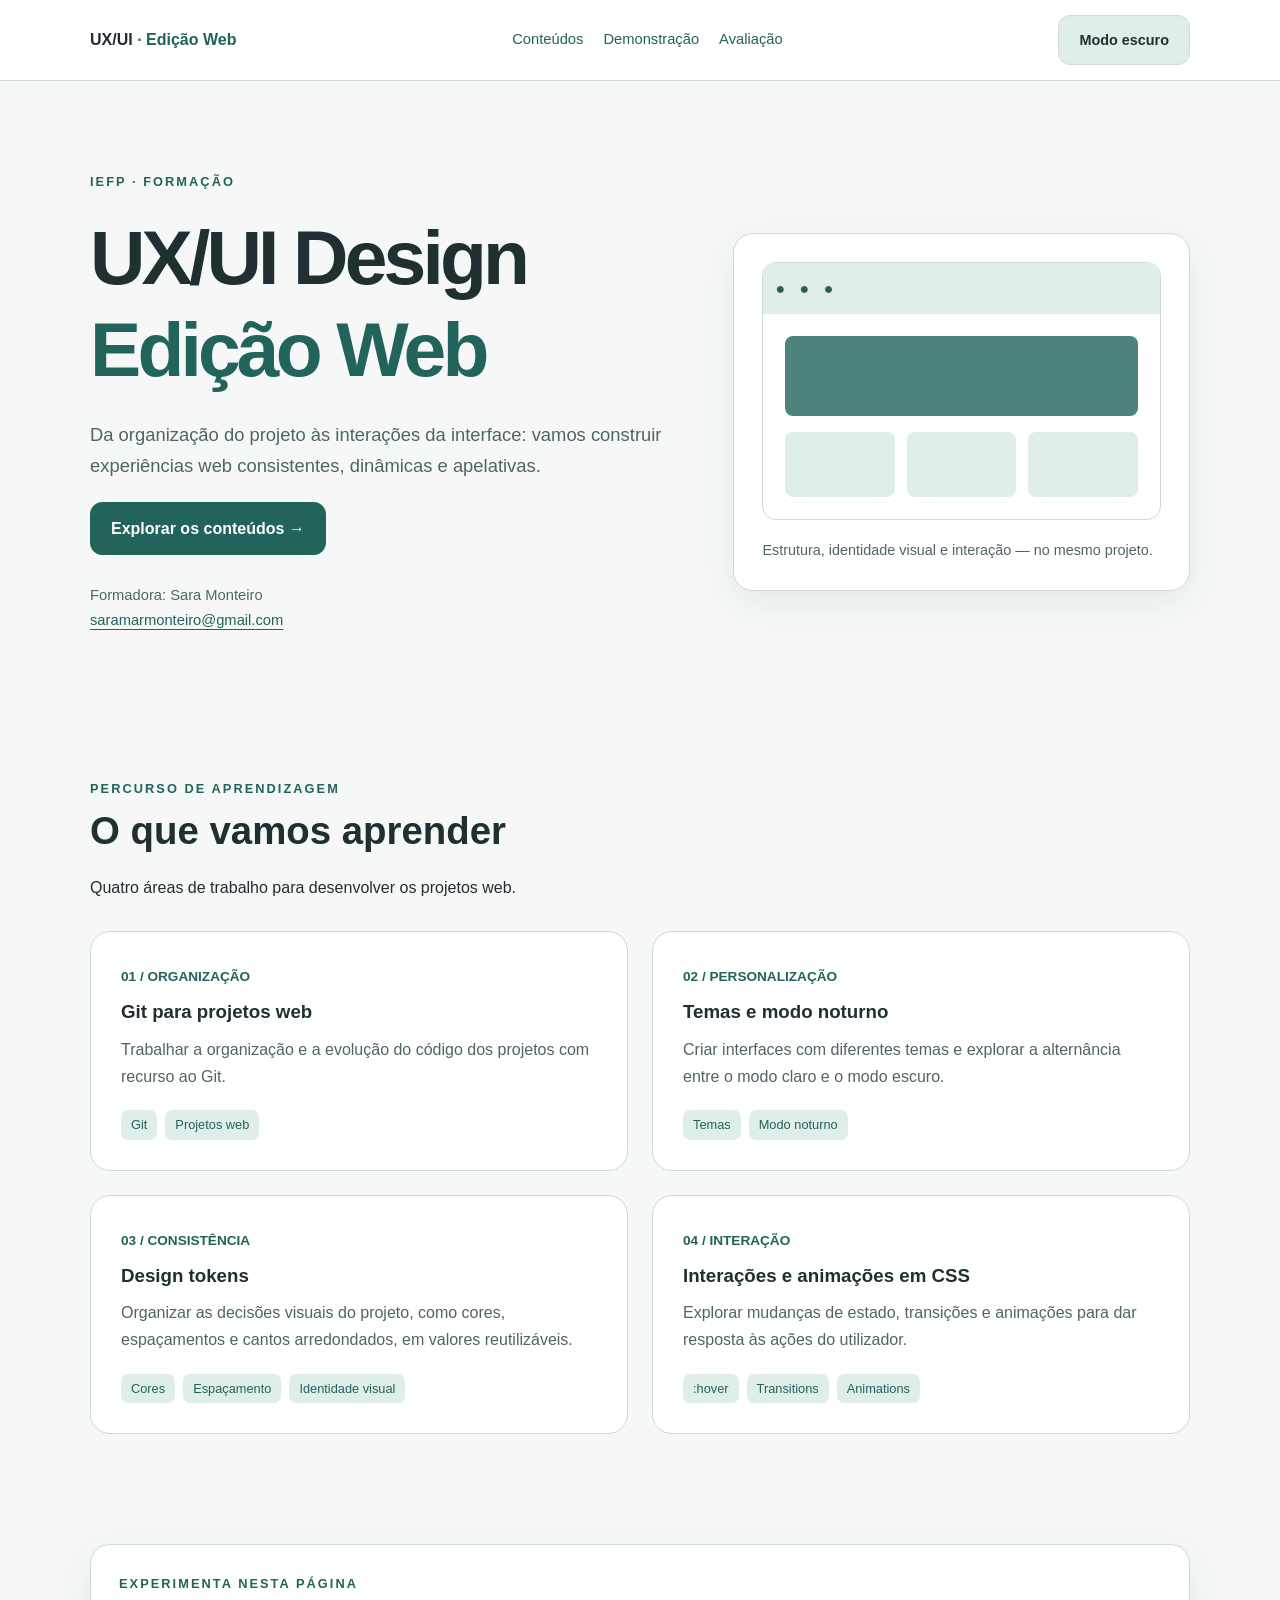
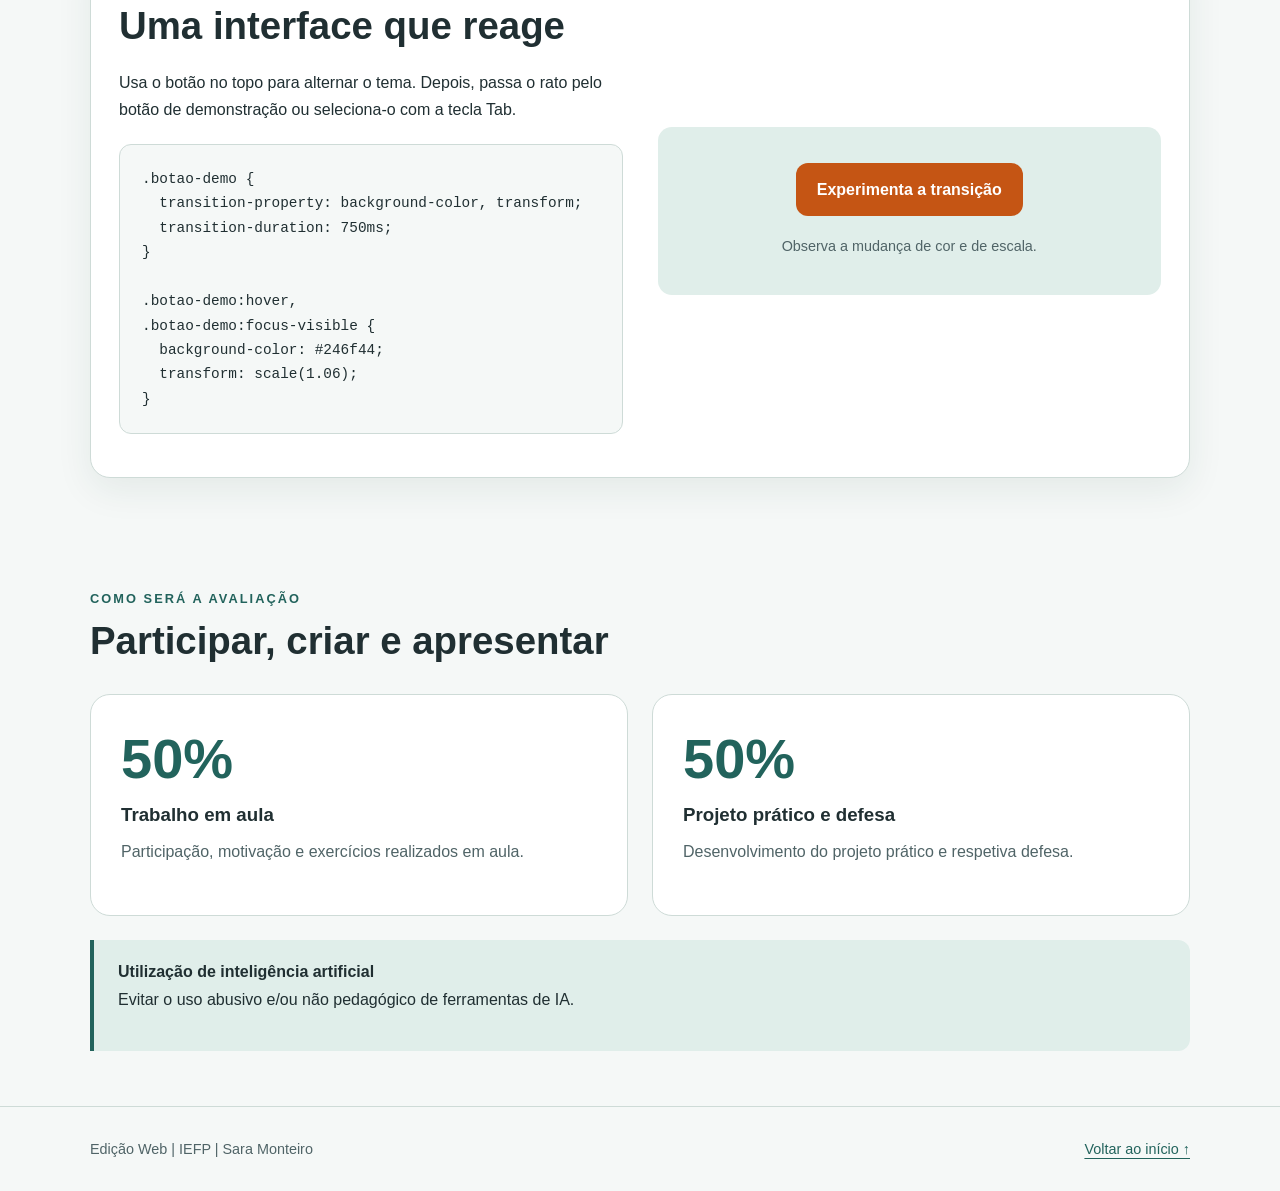
<file: index.html>
<!DOCTYPE html>
<html lang="pt-PT">
<head>
  <meta charset="UTF-8">

  <meta
    name="viewport"
    content="width=device-width, initial-scale=1.0"
  >
  <meta
    name="description"
    content="Apresentação da formação UX/UI Design — Edição Web."
  >
  <title>UX/UI Design | Estilos CSS</title>
  <link rel="stylesheet" href="css/style.css">
  <script src="js/script.js"></script>
</head>

<body>
  <!-- CABEÇALHO -->

  <header>
    <div class="container navegacao">
      <a class="logo" href="#inicio">
        UX/UI <span>· Edição Web</span>
      </a>

      <nav aria-label="Navegação principal">
        <a href="#conteudos">Conteúdos</a>
        <a href="#demonstracao">Demonstração</a>
        <a href="#avaliacao">Avaliação</a>
      </nav>

      <button
        class="botao-tema"
        id="botao-tema"
        type="button"
        aria-pressed="false"
      >
        Modo escuro
      </button>
    </div>
  </header>

  <main class="container" id="inicio">

    <!-- APRESENTAÇÃO -->

    <div class="hero">
      <div>
        <div class="etiqueta">IEFP · Formação</div>

        <h1>
          UX/UI Design<br>
          <span>Edição Web</span>
        </h1>

        <p class="introducao">
          Da organização do projeto às interações da interface:
          vamos construir experiências web consistentes,
          dinâmicas e apelativas.
        </p>

        <a class="botao" href="#conteudos">
          Explorar os conteúdos →
        </a>

        <p class="formadora">
          Formadora: Sara Monteiro<br>

          <a href="mailto:saramarmonteiro@gmail.com">
            saramarmonteiro@gmail.com
          </a>
        </p>
      </div>

      <div class="painel">
        <div class="janela" aria-hidden="true">
          <div class="barra-janela">● ● ●</div>

          <div class="interface">
            <div class="bloco-principal"></div>

            <div class="mini-grid">
              <span></span>
              <span></span>
              <span></span>
            </div>
          </div>
        </div>

        <p class="legenda">
          Estrutura, identidade visual e interação —
          no mesmo projeto.
        </p>
      </div>
    </div>

    <!-- CONTEÚDOS -->

    <section
      id="conteudos"
      aria-labelledby="titulo-conteudos"
    >
      <div class="cabecalho-seccao">
        <div class="etiqueta">Percurso de aprendizagem</div>

        <h2 id="titulo-conteudos">
          O que vamos aprender
        </h2>

        <p>
          Quatro áreas de trabalho para desenvolver
          os projetos web.
        </p>
      </div>

      <div class="grid">
        <article class="cartao">
          <span class="numero">01 / ORGANIZAÇÃO</span>

          <h3>Git para projetos web</h3>

          <p>
            Trabalhar a organização e a evolução do código
            dos projetos com recurso ao Git.
          </p>

          <div class="etiquetas">
            <span class="etiqueta-conteudo">Git</span>
            <span class="etiqueta-conteudo">Projetos web</span>
          </div>
        </article>

        <article class="cartao">
          <span class="numero">02 / PERSONALIZAÇÃO</span>

          <h3>Temas e modo noturno</h3>

          <p>
            Criar interfaces com diferentes temas e explorar
            a alternância entre o modo claro e o modo escuro.
          </p>

          <div class="etiquetas">
            <span class="etiqueta-conteudo">Temas</span>
            <span class="etiqueta-conteudo">Modo noturno</span>
          </div>
        </article>

        <article class="cartao">
          <span class="numero">03 / CONSISTÊNCIA</span>

          <h3>Design tokens</h3>

          <p>
            Organizar as decisões visuais do projeto,
            como cores, espaçamentos e cantos arredondados,
            em valores reutilizáveis.
          </p>

          <div class="etiquetas">
            <span class="etiqueta-conteudo">Cores</span>
            <span class="etiqueta-conteudo">Espaçamento</span>
            <span class="etiqueta-conteudo">Identidade visual</span>
          </div>
        </article>

        <article class="cartao">
          <span class="numero">04 / INTERAÇÃO</span>

          <h3>Interações e animações em CSS</h3>

          <p>
            Explorar mudanças de estado, transições e animações
            para dar resposta às ações do utilizador.
          </p>

          <div class="etiquetas">
            <span class="etiqueta-conteudo">:hover</span>
            <span class="etiqueta-conteudo">Transitions</span>
            <span class="etiqueta-conteudo">Animations</span>
          </div>
        </article>
      </div>
    </section>

    <!-- DEMONSTRAÇÃO -->

    <section
      id="demonstracao"
      aria-labelledby="titulo-demonstracao"
    >
      <div class="painel demonstracao">
        <div>
          <div class="etiqueta">
            Experimenta nesta página
          </div>

          <h2 id="titulo-demonstracao">
            Uma interface que reage
          </h2>

          <p>
            Usa o botão no topo para alternar o tema.
            Depois, passa o rato pelo botão de demonstração
            ou seleciona-o com a tecla Tab.
          </p>

          <pre><code>.botao-demo {
  transition-property: background-color, transform;
  transition-duration: 750ms;
}

.botao-demo:hover,
.botao-demo:focus-visible {
  background-color: #246f44;
  transform: scale(1.06);
}</code></pre>
        </div>

        <div class="area-demonstracao">
          <button
            type="button"
            class="botao-demo"
            id="botao-demo"
          >
            Experimenta a transição
          </button>

          <p id="mensagem" role="status">
            Observa a mudança de cor e de escala.
          </p>
        </div>
      </div>
    </section>

    <!-- AVALIAÇÃO -->

    <section
      id="avaliacao"
      aria-labelledby="titulo-avaliacao"
    >
      <div class="cabecalho-seccao">
        <div class="etiqueta">
          Como será a avaliação
        </div>

        <h2 id="titulo-avaliacao">
          Participar, criar e apresentar
        </h2>
      </div>

      <div class="grid">
        <article class="cartao">
          <div class="percentagem">50%</div>

          <h3>Trabalho em aula</h3>

          <p>
            Participação, motivação e exercícios
            realizados em aula.
          </p>
        </article>

        <article class="cartao">
          <div class="percentagem">50%</div>

          <h3>Projeto prático e defesa</h3>

          <p>
            Desenvolvimento do projeto prático
            e respetiva defesa.
          </p>
        </article>
      </div>

      <aside class="aviso">
        <strong>Utilização de inteligência artificial</strong>

        <p>
          Evitar o uso abusivo e/ou não pedagógico
          de ferramentas de IA.
        </p>
      </aside>
    </section>
  </main>

  <!-- RODAPÉ -->

  <footer>
    <div class="container rodape">
      <span>
        Edição Web | IEFP | Sara Monteiro
      </span>

      <a href="#inicio">
        Voltar ao início ↑
      </a>
    </div>
  </footer>
</body>
</html>
</file>
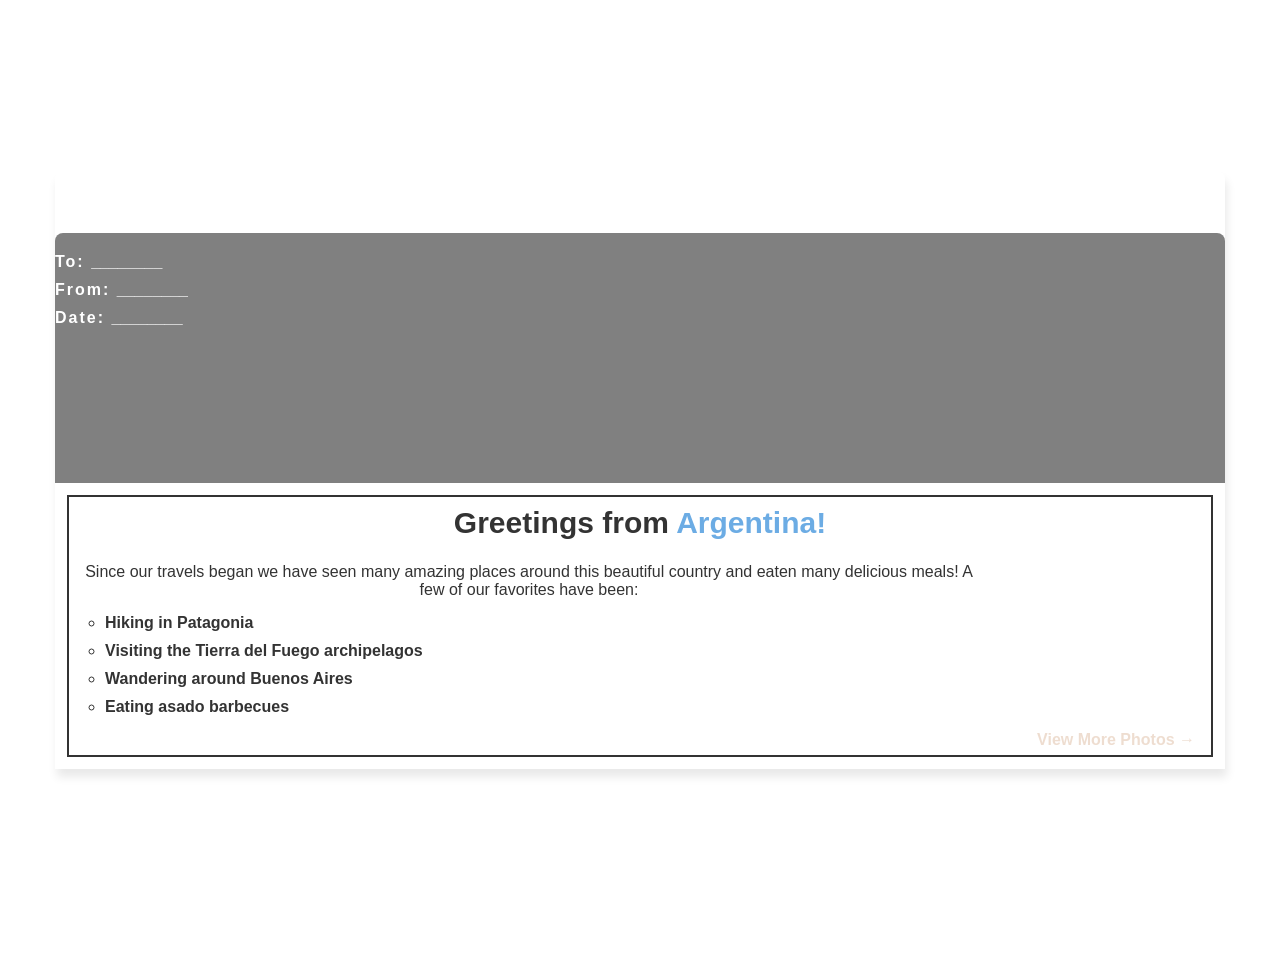
<file: exs/functions.html>
<!DOCTYPE html>
<html lang="en">
<head>
  <meta charset="UTF-8">
  <meta name="viewport" content="width=device-width, initial-scale=1.0">

  <title>Greetings from Argentina!</title>

  <link rel="stylesheet" href="functions.css">
</head>
<body>

  <div class="main-bg-image" aria-hidden="true"></div>

  <main class="card">

    <div class="image-info">

      <div class="bg-image" aria-hidden="true"></div>

      <div class="location-details">
        <span class="send-to">
          To: <span class="under">________</span>
        </span>

        <span class="from">
          From: <span class="under">________</span>
        </span>

        <span class="date">
          Date: <span class="under">________</span>
        </span>
      </div>

    </div>

    <div class="card-body">

      <h1 class="card-title">
        Greetings from
        <span class="header-modifier">Argentina!</span>
      </h1>

      <p class="card-text">
        Since our travels began we have seen many amazing
        places around this beautiful country and eaten many
        delicious meals! A few of our favorites have been:
      </p>

      <ul class="activities">
        <li>Hiking in Patagonia</li>
        <li>Visiting the Tierra del Fuego archipelagos</li>
        <li>Wandering around Buenos Aires</li>
        <li>Eating asado barbecues</li>
      </ul>

      <p class="photo-link">
        <a href="#">View More Photos &rarr;</a>
      </p>

    </div>

  </main>

</body>
</html>
</file>
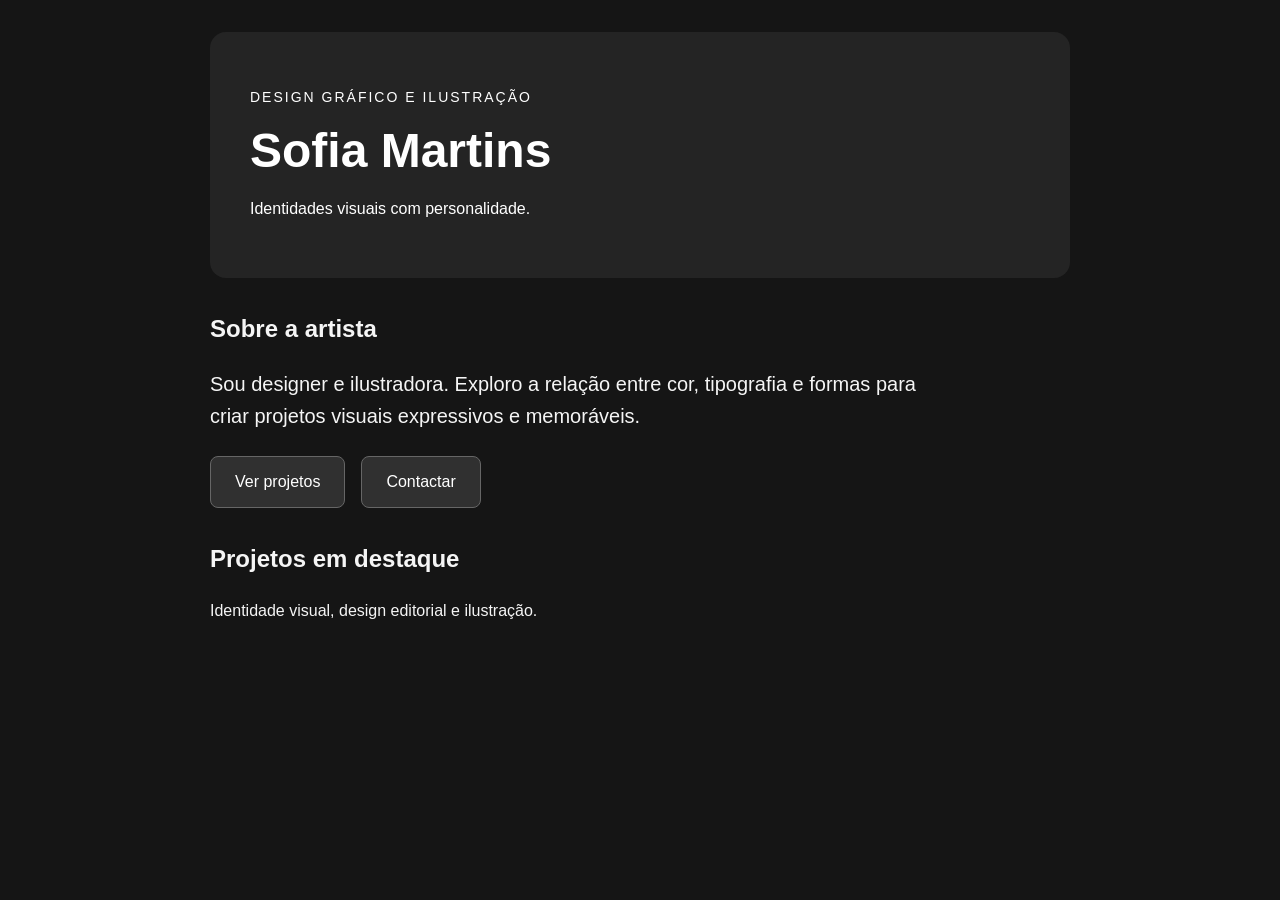
<file: exs/vars.html>
<!DOCTYPE html>
<html lang="pt-PT">
<head>
  <meta charset="UTF-8">
  <meta name="viewport" content="width=device-width, initial-scale=1.0">

  <title>Portefólio — Sofia Martins</title>

  <link rel="stylesheet" href="vars.css">
</head>
<body>

  <main class="portfolio">

    <header class="hero">
      <p class="category">Design gráfico e ilustração</p>

      <h1>Sofia Martins</h1>

      <p>Identidades visuais com personalidade.</p>
    </header>

    <section class="artist" aria-labelledby="sobre-titulo">
      <h2 id="sobre-titulo">Sobre a artista</h2>

      <p class="artist-description">
        Sou designer e ilustradora. Exploro a relação entre
        cor, tipografia e formas para criar projetos visuais
        expressivos e memoráveis.
      </p>

      <div class="actions">
        <a class="btn" href="#projetos">Ver projetos</a>
        <a class="btn" href="mailto:sofia@example.com">Contactar</a>
      </div>
    </section>

    <section id="projetos" class="projects">
      <h2>Projetos em destaque</h2>

      <p>
        Identidade visual, design editorial e ilustração.
      </p>
    </section>

  </main>

</body>
</html>
</file>
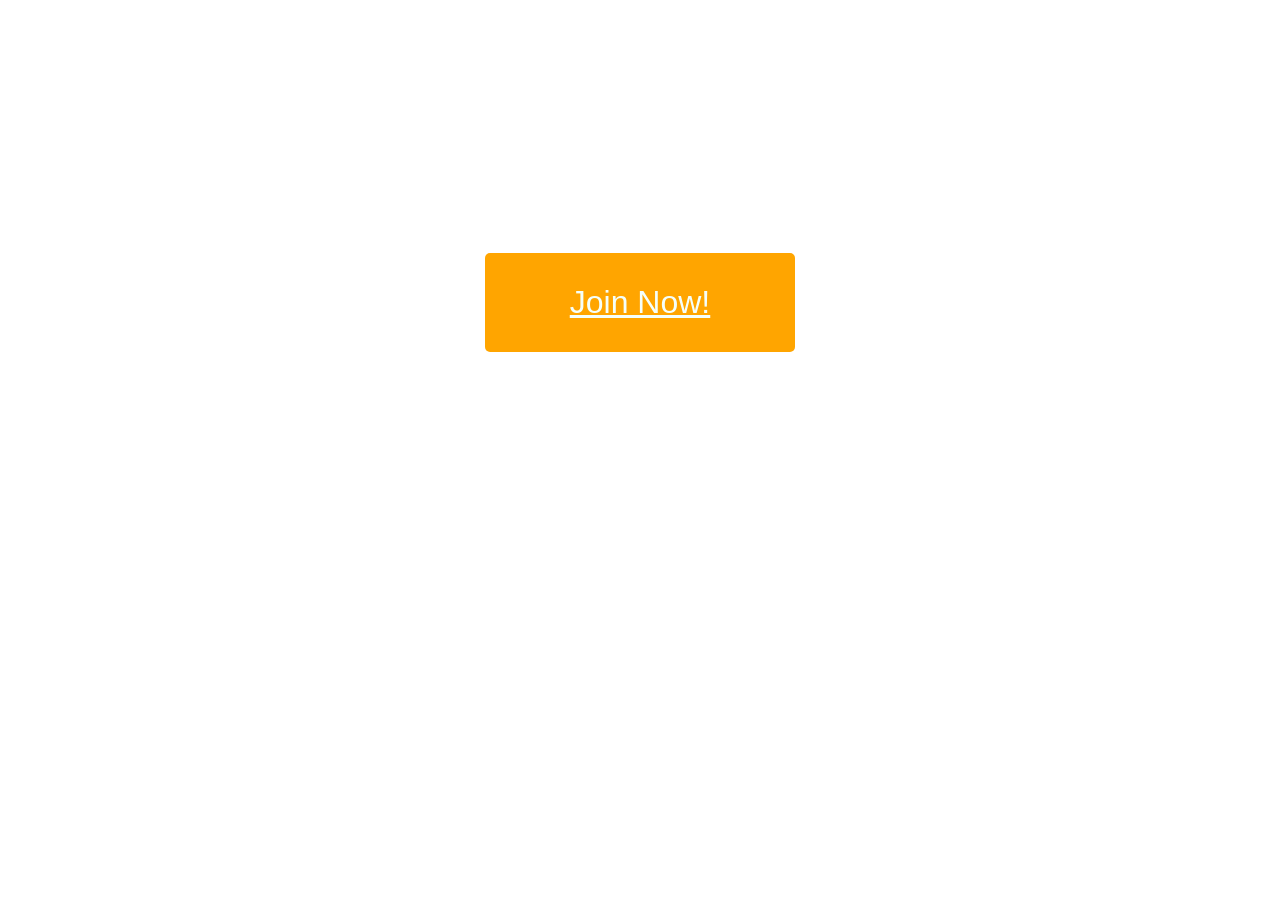
<file: pages/animations.html>
<!DOCTYPE html>
<html lang="pt-PT">
<head>
  <meta charset="UTF-8">
  <meta name="viewport" content="width=device-width, initial-scale=1.0">
  <title>Transições CSS</title>
  <link rel="stylesheet" href="../css/animations.css">
</head>
<body>
    
  <a href="#">Join Now!</a>
</body>
</html>
</file>
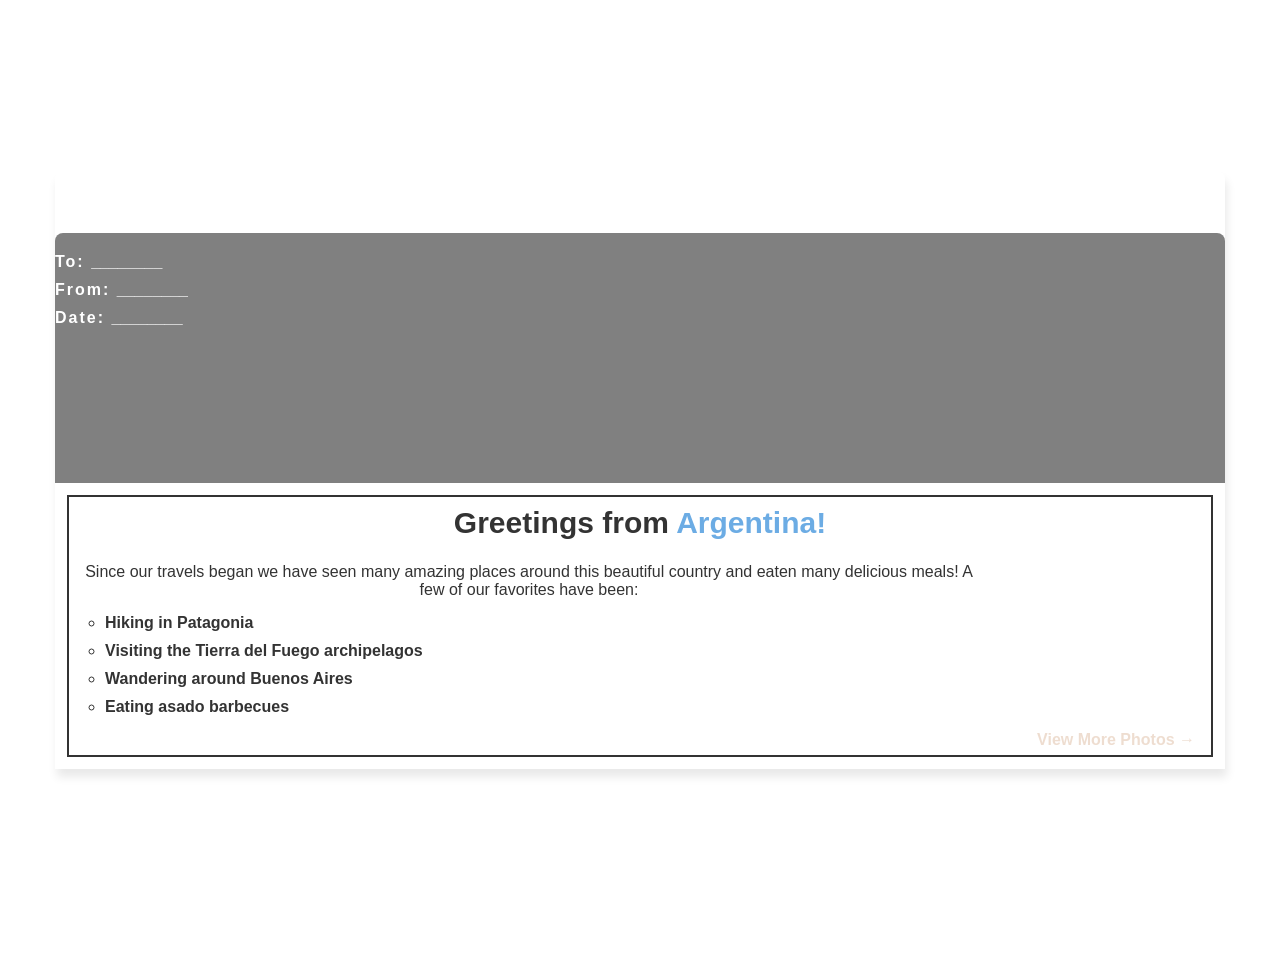
<file: pages/functions.html>
<!DOCTYPE html>
<html lang="en">
<head>
  <meta charset="UTF-8">
  <meta name="viewport" content="width=device-width, initial-scale=1.0">

  <title>Greetings from Argentina!</title>

  <link rel="stylesheet" href="../css/functions.css">
</head>
<body>

  <div class="main-bg-image" aria-hidden="true"></div>

  <main class="card">

    <div class="image-info">

      <div class="bg-image" aria-hidden="true"></div>

      <div class="location-details">
        <span class="send-to">
          To: <span class="under">________</span>
        </span>

        <span class="from">
          From: <span class="under">________</span>
        </span>

        <span class="date">
          Date: <span class="under">________</span>
        </span>
      </div>

    </div>

    <div class="card-body">

      <h1 class="card-title">
        Greetings from
        <span class="header-modifier">Argentina!</span>
      </h1>

      <p class="card-text">
        Since our travels began we have seen many amazing
        places around this beautiful country and eaten many
        delicious meals! A few of our favorites have been:
      </p>

      <ul class="activities">
        <li>Hiking in Patagonia</li>
        <li>Visiting the Tierra del Fuego archipelagos</li>
        <li>Wandering around Buenos Aires</li>
        <li>Eating asado barbecues</li>
      </ul>

      <p class="photo-link">
        <a href="#">View More Photos &rarr;</a>
      </p>

    </div>

  </main>

</body>
</html>
</file>
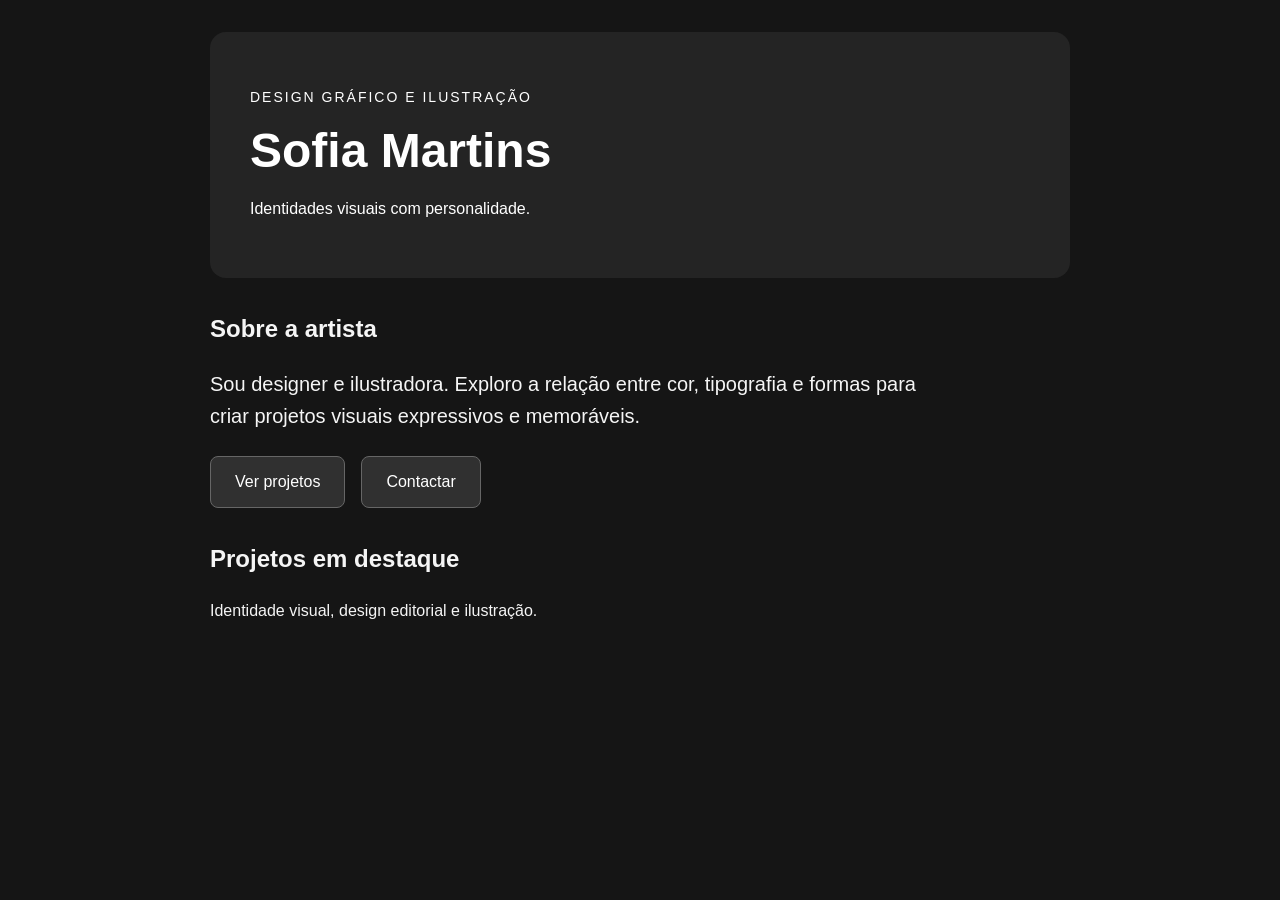
<file: pages/vars.html>
<!DOCTYPE html>
<html lang="pt-PT">
<head>
  <meta charset="UTF-8">
  <meta name="viewport" content="width=device-width, initial-scale=1.0">

  <title>Portefólio — Sofia Martins</title>

  <link rel="stylesheet" href="../css/vars.css">
</head>
<body>

  <main class="portfolio">

    <header class="hero">
      <p class="category">Design gráfico e ilustração</p>

      <h1>Sofia Martins</h1>

      <p>Identidades visuais com personalidade.</p>
    </header>

    <section class="artist" aria-labelledby="sobre-titulo">
      <h2 id="sobre-titulo">Sobre a artista</h2>

      <p class="artist-description">
        Sou designer e ilustradora. Exploro a relação entre
        cor, tipografia e formas para criar projetos visuais
        expressivos e memoráveis.
      </p>

      <div class="actions">
        <a class="btn" href="#projetos">Ver projetos</a>
        <a class="btn" href="mailto:sofia@example.com">Contactar</a>
      </div>
    </section>

    <section id="projetos" class="projects">
      <h2>Projetos em destaque</h2>

      <p>
        Identidade visual, design editorial e ilustração.
      </p>
    </section>

  </main>

</body>
</html>
</file>
<file: css/style.css>
/* ========================================
       DESIGN TOKENS — TEMA CLARO
       ======================================== */

    :root {
      color-scheme: light;

      --cor-fundo: #f5f8f7;
      --cor-superficie: #ffffff;
      --cor-texto: #202f32;
      --cor-texto-secundario: #506467;
      --cor-destaque: #22635c;
      --cor-suave: #e0eeea;
      --cor-linha: #cedbd7;

      --raio: 20px;
      --espaco: 24px;
      --duracao: 250ms;

      --sombra: 0 12px 36px rgb(23 58 48 / 8%);
    }

    /* ========================================
       DESIGN TOKENS — TEMA ESCURO
       ======================================== */

    :root[data-theme="dark"] {
      color-scheme: dark;

      --cor-fundo: #111d20;
      --cor-superficie: #1b2b2f;
      --cor-texto: #eef6f4;
      --cor-texto-secundario: #b5cac5;
      --cor-destaque: #96d6c6;
      --cor-suave: #263e40;
      --cor-linha: #3d5557;

      --sombra: 0 12px 36px rgb(0 0 0 / 15%);
    }

    /* ========================================
       ESTILOS GERAIS
       ======================================== */

    * {
      box-sizing: border-box;
    }

    html {
      scroll-behavior: smooth;
      scroll-padding-top: 110px;
    }

    body {
      margin: 0;
      background-color: var(--cor-fundo);
      color: var(--cor-texto);

      font-family: Arial, Helvetica, sans-serif;
      line-height: 1.7;

      transition:
        background-color var(--duracao),
        color var(--duracao);
    }

    a {
      color: var(--cor-destaque);
      text-underline-offset: 4px;
    }

    button,
    a {
      -webkit-tap-highlight-color: transparent;
    }

    :focus-visible {
      outline: 3px solid var(--cor-destaque);
      outline-offset: 5px;
    }

    .container {
      width: min(1100px, 90%);
      margin-inline: auto;
    }

    h1,
    h2,
    h3 {
      line-height: 1.2;
    }

    h1 {
      margin: 18px 0 24px;
      font-size: clamp(2.8rem, 6vw, 5rem);
      letter-spacing: -0.05em;
    }

    h1 span {
      color: var(--cor-destaque);
    }

    h2 {
      margin: 8px 0 20px;
      font-size: clamp(1.8rem, 3vw, 2.5rem);
    }

    h3 {
      margin: 12px 0;
    }

    p {
      margin: 0 0 20px;
    }

    section {
      padding-block: 55px;
    }

    .etiqueta {
      color: var(--cor-destaque);
      font-size: 0.8rem;
      font-weight: 700;
      letter-spacing: 0.16em;
      text-transform: uppercase;
    }

    /* ========================================
       CABEÇALHO E NAVEGAÇÃO
       ======================================== */

    header {
      position: sticky;
      top: 0;
      z-index: 10;

      background-color: var(--cor-superficie);
      border-bottom: 1px solid var(--cor-linha);
    }

    .navegacao {
      display: flex;
      align-items: center;
      justify-content: space-between;
      flex-wrap: wrap;
      gap: 20px;

      min-height: 80px;
      padding-block: 12px;
    }

    .logo {
      color: var(--cor-texto);
      font-weight: 800;
      text-decoration: none;
    }

    .logo span {
      color: var(--cor-destaque);
    }

    nav {
      display: flex;
      flex-wrap: wrap;
      gap: 20px;
    }

    nav a {
      font-size: 0.92rem;
      text-decoration: none;
    }

    nav a:hover {
      text-decoration: underline;
    }

    /* ========================================
       BOTÕES
       ======================================== */

    button,
    .botao {
      display: inline-flex;
      align-items: center;
      justify-content: center;

      padding: 12px 20px;

      border: 1px solid var(--cor-destaque);
      border-radius: 12px;

      background-color: var(--cor-destaque);
      color: var(--cor-superficie);

      font: inherit;
      font-weight: 700;
      text-decoration: none;

      cursor: pointer;

      transition:
        transform var(--duracao),
        background-color var(--duracao),
        box-shadow var(--duracao);
    }

    button:hover,
    .botao:hover {
      transform: translateY(-3px);
      box-shadow: var(--sombra);
    }

    .botao-tema {
      background-color: var(--cor-suave);
      color: var(--cor-texto);
      border-color: var(--cor-linha);
      font-size: 0.9rem;
    }

    /* ========================================
       APRESENTAÇÃO INICIAL
       ======================================== */

    .hero {
      display: grid;
      grid-template-columns: 1.3fr 1fr;
      align-items: center;
      gap: 50px;

      padding: 90px 0 70px;
    }

    .introducao {
      max-width: 58ch;
      color: var(--cor-texto-secundario);
      font-size: 1.15rem;
    }

    .formadora {
      margin-top: 28px;
      color: var(--cor-texto-secundario);
      font-size: 0.92rem;
    }

    .painel {
      padding: 28px;

      background-color: var(--cor-superficie);
      border: 1px solid var(--cor-linha);
      border-radius: var(--raio);

      box-shadow: var(--sombra);
    }

    /* Ilustração de uma interface feita em CSS */

    .janela {
      overflow: hidden;
      border: 1px solid var(--cor-linha);
      border-radius: 14px;
    }

    .barra-janela {
      padding: 12px;
      background-color: var(--cor-suave);
      color: var(--cor-destaque);
      letter-spacing: 5px;
    }

    .interface {
      padding: 22px;
    }

    .bloco-principal {
      height: 80px;
      background-color: var(--cor-destaque);
      border-radius: 8px;
      opacity: 0.8;
    }

    .mini-grid {
      display: grid;
      grid-template-columns: repeat(3, 1fr);
      gap: 12px;
      margin-top: 16px;
    }

    .mini-grid span {
      height: 65px;
      background-color: var(--cor-suave);
      border-radius: 8px;
    }

    .legenda {
      margin: 18px 0 0;
      color: var(--cor-texto-secundario);
      font-size: 0.9rem;
    }

    /* ========================================
       CARTÕES DOS CONTEÚDOS
       ======================================== */

    .cabecalho-seccao {
      max-width: 680px;
      margin-bottom: 30px;
    }

    .grid {
      display: grid;
      grid-template-columns: repeat(2, 1fr);
      gap: var(--espaco);
    }

    .cartao {
      padding: 30px;

      background-color: var(--cor-superficie);
      border: 1px solid var(--cor-linha);
      border-radius: var(--raio);

      transition:
        transform var(--duracao),
        box-shadow var(--duracao);
    }

    .cartao:hover {
      transform: translateY(-5px);
      box-shadow: var(--sombra);
    }

    .numero {
      color: var(--cor-destaque);
      font-size: 0.85rem;
      font-weight: 700;
    }

    .cartao p {
      color: var(--cor-texto-secundario);
    }

    .etiquetas {
      display: flex;
      flex-wrap: wrap;
      gap: 8px;
    }

    .etiqueta-conteudo {
      padding: 4px 10px;

      background-color: var(--cor-suave);
      color: var(--cor-destaque);

      border-radius: 7px;
      font-size: 0.8rem;
    }

    /* ========================================
       DEMONSTRAÇÃO DE TRANSIÇÕES
       ======================================== */

    .demonstracao {
      display: grid;
      grid-template-columns: 1fr 1fr;
      align-items: center;
      gap: 35px;
    }

    .demonstracao > * {
      min-width: 0;
    }

    pre {
      overflow-x: auto;
      padding: 22px;

      background-color: var(--cor-fundo);
      border: 1px solid var(--cor-linha);
      border-radius: 12px;

      font-size: 0.9rem;
    }

    .area-demonstracao {
      padding: 36px;
      background-color: var(--cor-suave);
      border-radius: 14px;
      text-align: center;
    }

    .area-demonstracao p {
      margin: 18px 0 0;
      color: var(--cor-texto-secundario);
      font-size: 0.9rem;
    }

    .botao-demo {
      background-color: #c55514;
      color: white;
      border-color: transparent;

      transition-property: background-color, transform;
      transition-duration: 750ms;
    }

    .botao-demo:hover,
    .botao-demo:focus-visible {
      background-color: #246f44;
      transform: scale(1.06);
    }

    /* ========================================
       AVALIAÇÃO
       ======================================== */

    .percentagem {
      color: var(--cor-destaque);
      font-size: 3.5rem;
      font-weight: 800;
      line-height: 1.2;
    }

    .aviso {
      margin-top: 24px;
      padding: 18px 24px;

      background-color: var(--cor-suave);
      border-left: 4px solid var(--cor-destaque);
      border-radius: 0 12px 12px 0;
    }

    /* ========================================
       RODAPÉ
       ======================================== */

    footer {
      padding: 30px 0;
      border-top: 1px solid var(--cor-linha);

      color: var(--cor-texto-secundario);
      font-size: 0.9rem;
    }

    .rodape {
      display: flex;
      justify-content: space-between;
      flex-wrap: wrap;
      gap: 12px;
    }

    /* ========================================
       ADAPTAÇÃO A ECRÃS PEQUENOS
       ======================================== */

    @media (max-width: 760px) {
      .hero,
      .demonstracao,
      .grid {
        grid-template-columns: 1fr;
      }

      .hero {
        padding-top: 45px;
        gap: 30px;
      }

      .navegacao {
        justify-content: center;
      }

      nav {
        justify-content: center;
        gap: 14px;
      }

      section {
        padding-block: 35px;
      }

      html {
        scroll-padding-top: 190px;
      }
    }

    /* Respeitar a preferência por movimento reduzido */

    @media (prefers-reduced-motion: reduce) {
      html {
        scroll-behavior: auto;
      }

      *,
      *::before,
      *::after {
        transition: none !important;
        animation: none !important;
      }
    }
</file>
<file: exs/functions.css>
* {
    margin: 0;
    padding: 0;
    box-sizing: border-box;
}

html {
    font-size: 10px;
}

a {
    text-decoration: none;
    color: inherit;
}

body {
    font-family: 'Helvetica', 'sans-serif';
    font-size: 1.6rem;
    color: #333;
    width: 100%;
    height: 100vh;
    display: flex;
    align-items: center;
    justify-content: center;
    padding: 0 1.5rem;
    display: flex;
    align-items: center;
    justify-content: center;
    padding: 0 1.5rem;
    margin-top: 20px;
    margin-bottom: 10px;
}

.main-bg-image {
    width: 100%;
    height: 110%;
    position: absolute;

}

.card {
    padding-top: 5%;
    display: flex;
    flex-direction: column;
    background: #fff;
    box-shadow: 2px .8rem 1rem rgba(0, 0, 0, .09);
    border-radius: 8px 8px 0px 0px;
}

.under {
    letter-spacing: 0px;
}

.image-info {
    height: 25rem;
    position: relative;
    z-index: 1;
    overflow: hidden;
}

.bg-image {
    width: 100%;
    height: 110%;
    position: absolute;
    top: 0;
    left: 0;
    background-color: gray;
    z-index: -1;
    transition: transform 1s;
    border-radius: 8px 8px 0px 0px;
}

.location-details {
    width: 100%;
    height: 100%;
    font-size: 1.6rem;
    font-weight: bold;
    color: #FFF;
    position: relative;
    top: 0;
    left: 0;
    letter-spacing: 2px;
    border-radius: 8px 8px 0px 0px;
}

.location-details i {
    margin-right: 2rem;
}

.send-to {
    display: inline-block;
    margin-top: 2rem;
}

.from {
    display: block;
    margin-bottom: 1rem;
    margin-top: 1rem;
}

.date {
    display: block;
}

.card-body {
    background: #fff;
    padding: 2rem 3rem;
    position: relative;
}

.card-body::before,
.card-body::after {
    content: '';
    position: absolute;
    border: 2px solid;
}

.card-body::before {
    top: 1.2rem;
    bottom: 1.2rem;
    right: 1.2rem;
}

.card-body::before {
    bottom: 1.2rem;
    left: 1.2rem;
    top: 1.2rem;
}


.card-body::after {
    top: 1.2rem;
    left: 1.2rem;
    right: 1.2rem;
}

.card-body::after {
    top: 1.2rem;
    left: 1.2rem;
    bottom: 1.2rem;
}

.card-title {
    padding: 5px 0;
    font-size: 3rem;
    line-height: 1;
    text-align: center;
    margin-bottom: .5em;
    position: relative;
    z-index: 1;
}

.header-modifier {
    color: #6CACE4;
    transition: transform .8s ease-in-out;
}

.card-text {
    position: relative;
    text-align: center;
    width: 80%;
    border-radius: 8px;
    padding: 5px 0;
    overflow-y: hidden;
}

ul.activities {
    align-items: center;
    list-style: circle;
    position: relative;
    font-weight: bold;
    margin: .5rem 2rem
}


li {
    padding: 5px 0;
}

.activities a:hover {
    cursor: pointer;
}


.photo-link {
    text-align: right;
    font-weight: bold;
    margin-top: 1rem;
}

.photo-link a {
    color: rgba(236, 217, 203, 0.9);
    position: relative;
}
</file>
<file: exs/vars.css>
* {
    box-sizing: border-box;
}

body {
    margin: 0;
    background-color: #151515;
    color: #f5f5f5;
    font-family: Arial, sans-serif;
    line-height: 1.6;
}

.portfolio {
    max-width: 900px;
    margin: 0 auto;
    padding: 32px 20px;
}

.hero {
    color: #ffffff;
    background-color: #242424;
    padding: 40px;
    border-radius: 16px;
}

.category {
    font-size: 0.875rem;
    letter-spacing: 2px;
    text-transform: uppercase;
}

h1 {
    margin: 8px 0;
    font-size: 3rem;
    line-height: 1.2;
}

.artist,
.projects {
    margin-top: 32px;
}

.artist-description {
    font-size: 1.25rem;
    max-width: 65ch;
}

.actions {
    display: flex;
    flex-wrap: wrap;
    gap: 16px;
    margin-top: 24px;
}

.btn {
    color: #ffffff;
    background-color: #303030;
    display: inline-block;
    padding: 12px 24px;
    border: 1px solid #666666;
    border-radius: 8px;
    text-decoration: none;
}

.btn:focus-visible {
    outline: 3px solid #a5dce4;
    outline-offset: 4px;
}
</file>
<file: css/animations.css>
a {
  display: block;
  width: 300px;
  padding: 31px 5px;
  border-radius: 5px;
  margin: 20% auto;
  background-color: orange;
  text-align: center;
  font-family: Helvetica;
  font-size: 32px;
  color: mintcream;
  transition-property: background-color;
  transition-duration: 2s;
}

a:hover {
  background-color: limegreen;
}
</file>
<file: css/functions.css>
* {
    margin: 0;
    padding: 0;
    box-sizing: border-box;
}

html {
    font-size: 10px;
}

a {
    text-decoration: none;
    color: inherit;
}

body {
    font-family: 'Helvetica', 'sans-serif';
    font-size: 1.6rem;
    color: #333;
    width: 100%;
    height: 100vh;
    display: flex;
    align-items: center;
    justify-content: center;
    padding: 0 1.5rem;
    display: flex;
    align-items: center;
    justify-content: center;
    padding: 0 1.5rem;
    margin-top: 20px;
    margin-bottom: 10px;
}

.main-bg-image {
    width: 100%;
    height: 110%;
    position: absolute;

}

.card {
    padding-top: 5%;
    display: flex;
    flex-direction: column;
    background: #fff;
    box-shadow: 2px .8rem 1rem rgba(0, 0, 0, .09);
    border-radius: 8px 8px 0px 0px;
}

.under {
    letter-spacing: 0px;
}

.image-info {
    height: 25rem;
    position: relative;
    z-index: 1;
    overflow: hidden;
}

.bg-image {
    width: 100%;
    height: 110%;
    position: absolute;
    top: 0;
    left: 0;
    background-color: gray;
    z-index: -1;
    transition: transform 1s;
    border-radius: 8px 8px 0px 0px;    
}

.location-details {
    width: 100%;
    height: 100%;
    font-size: 1.6rem;
    font-weight: bold;
    color: #FFF;
    position: relative;
    top: 0;
    left: 0;
    letter-spacing: 2px;
    border-radius: 8px 8px 0px 0px;
}

.location-details i {
    margin-right: 2rem;
}

.send-to {
    display: inline-block;
    margin-top: 2rem;
}

.from {
    display: block;
    margin-bottom: 1rem;
    margin-top: 1rem;
}

.date {
    display: block;
}

.card-body {
    background: #fff;
    padding: 2rem 3rem;
    position: relative;
}

.card-body::before,
.card-body::after {
    content: '';
    position: absolute;
    border: 2px solid;
}

.card-body::before {
    top: 1.2rem;
    bottom: 1.2rem;
    right: 1.2rem;
}

.card-body::before {
    bottom: 1.2rem;
    left: 1.2rem;
    top: 1.2rem;
}


.card-body::after {
    top: 1.2rem;
    left: 1.2rem;
    right: 1.2rem;
}

.card-body::after {
    top: 1.2rem;
    left: 1.2rem;
    bottom: 1.2rem;
}

.card-title {
    padding: 5px 0;
    font-size: 3rem;
    line-height: 1;
    text-align: center;
    margin-bottom: .5em;
    position: relative;
    z-index: 1;
}

.header-modifier {
    color: #6CACE4;
    transition: transform .8s ease-in-out;
}

.card-text {
    position: relative;
    text-align: center;
    width: 80%;
    border-radius: 8px;
    padding: 5px 0;
    overflow-y: hidden;
}

ul.activities {
    align-items: center;
    list-style: circle;
    position: relative;
    font-weight: bold;
    margin: .5rem 2rem
}


li {
    padding: 5px 0;
}

.activities a:hover {
    cursor: pointer;
}


.photo-link {
    text-align: right;
    font-weight: bold;
    margin-top: 1rem;
}

.photo-link a {
    color: rgba(236, 217, 203, 0.9);
    position: relative;
}
</file>
<file: css/vars.css>
* {
    box-sizing: border-box;
}

body {
    margin: 0;
    background-color: #151515;
    color: #f5f5f5;
    font-family: Arial, sans-serif;
    line-height: 1.6;
}

.portfolio {
    max-width: 900px;
    margin: 0 auto;
    padding: 32px 20px;
}

.hero {
    color: #ffffff;
    background-color: #242424;
    padding: 40px;
    border-radius: 16px;
}

.category {
    font-size: 0.875rem;
    letter-spacing: 2px;
    text-transform: uppercase;
}

h1 {
    margin: 8px 0;
    font-size: 3rem;
    line-height: 1.2;
}

.artist,
.projects {
    margin-top: 32px;
}

.artist-description {
    font-size: 1.25rem;
    max-width: 65ch;
}

.actions {
    display: flex;
    flex-wrap: wrap;
    gap: 16px;
    margin-top: 24px;
}

.btn {
    color: #ffffff;
    background-color: #303030;
    display: inline-block;
    padding: 12px 24px;
    border: 1px solid #666666;
    border-radius: 8px;
    text-decoration: none;
}

.btn:focus-visible {
    outline: 3px solid #a5dce4;
    outline-offset: 4px;
}
</file>
